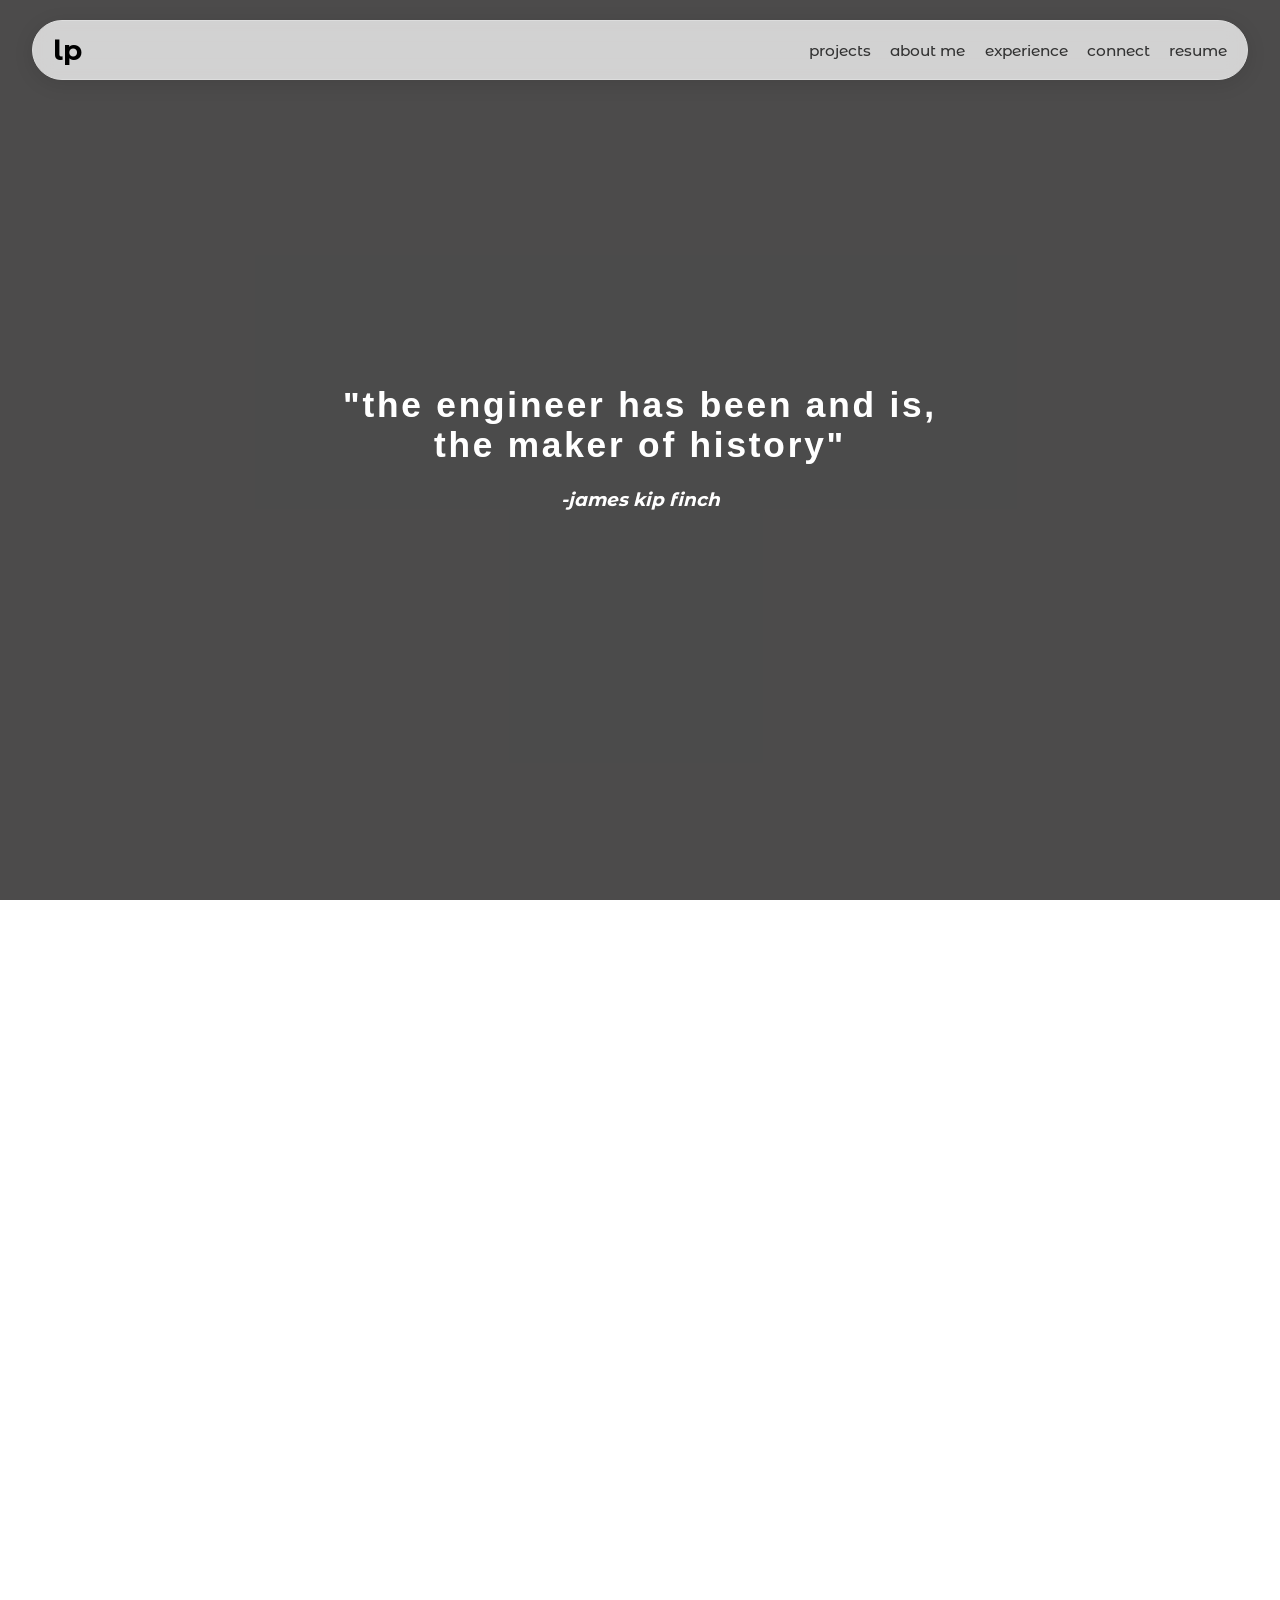
<file: index.html>
<!DOCTYPE html>
<html lang="en">
<head>
  <meta charset="UTF-8">
  <meta name="viewport" content="width=device-width, initial-scale=1.0">
  <title>My Portfolio</title>
  
 
  <!-- 3. Your custom files -->
  <link rel="stylesheet" href="styles.css">
  <script src="script.js" defer></script>
</head>
<body>

    <nav class="floating-menu" id="navbar">
        <div class="logo"><a href="index.html">lp</a></div>
        <ul class="nav-links">
            <li><a href="projects.html">projects</a></li>
            <li><a href="about-me.html">about me</a></li>
            <li><a href="experience.html">experience</a></li>
            <li><a href="connect.html">connect</a></li>
            <!-- download resume-->
            <li><a href="media/LP_Resume_07202026.pdf" download="LP_Resume_07202026.pdf">resume</a></li>
        </ul>
    </nav>

    <section class="text-over-video" id="textoverVideo">
        <div class="quote">
            <h2>"the engineer has been and is, <br> the maker of history"</h2>  
            <p><cite> -james kip finch</cite></p>           
        </div>
    </section>

    <section class="text-over-video" id="textoverVideo">
        <!-- Background Video Element -->
        <video autoplay muted loop playsinline class="bg-video">
            <source src="media/openvid1.mp4" type="video/mp4">
            Your browser does not support HTML5 video.
        </video>

        <div class="quote">
            <h2>"the engineer has been and is, <br> the maker of history"</h2>  
            <p><cite> -james kip finch</cite></p>          
        </div>
    </section>




    <div class="blur-overlay" id="blurOverlay"></div>

    <section class="overview-section" id="overviewSection">
        <div class="overview-content">
            <h2>hello and welcome to my mechE portfolio!</h2>            
            <p> here you will find a range of projets from "just an 
                idea" to completed, (though we all know no project is ever truly over) Through this I hope to
                provide a better understanding of my thinking process and a resource for others that want
                to learn and create. <br><br>

                I'd love to hear feedback, answer questions, or chat about all things engineering so please feel free to 
                reach out. 
            </p>
        <p> thanks for visiting! </p>
            <ul class="footer-links">
                <li><a href="projects.html">projects</a></li>
                <li><a href="about-me.html">about me</a></li>
                <li><a href="experience.html">experience</a></li>
                <li><a href="connect.html">connect</a></li>
            </ul>
        </div>
    </section>

</body>
</html>
</file>
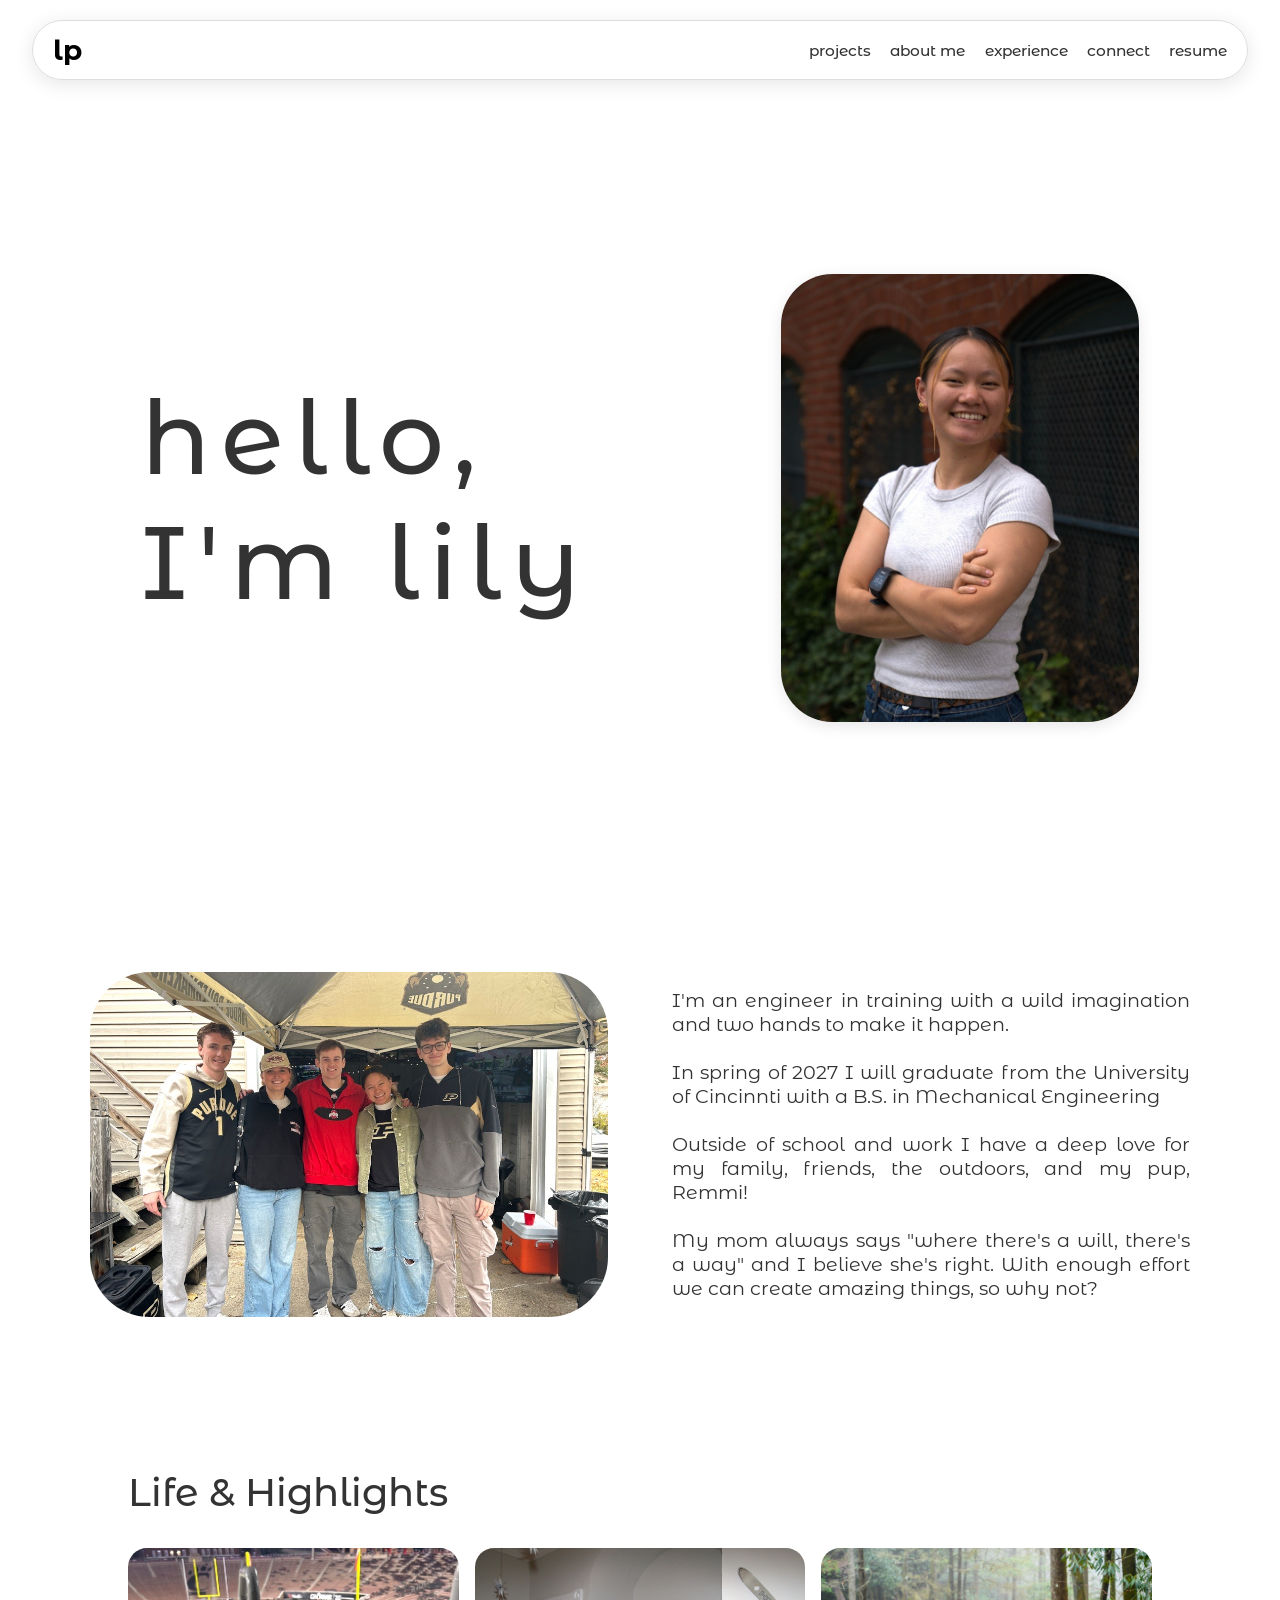
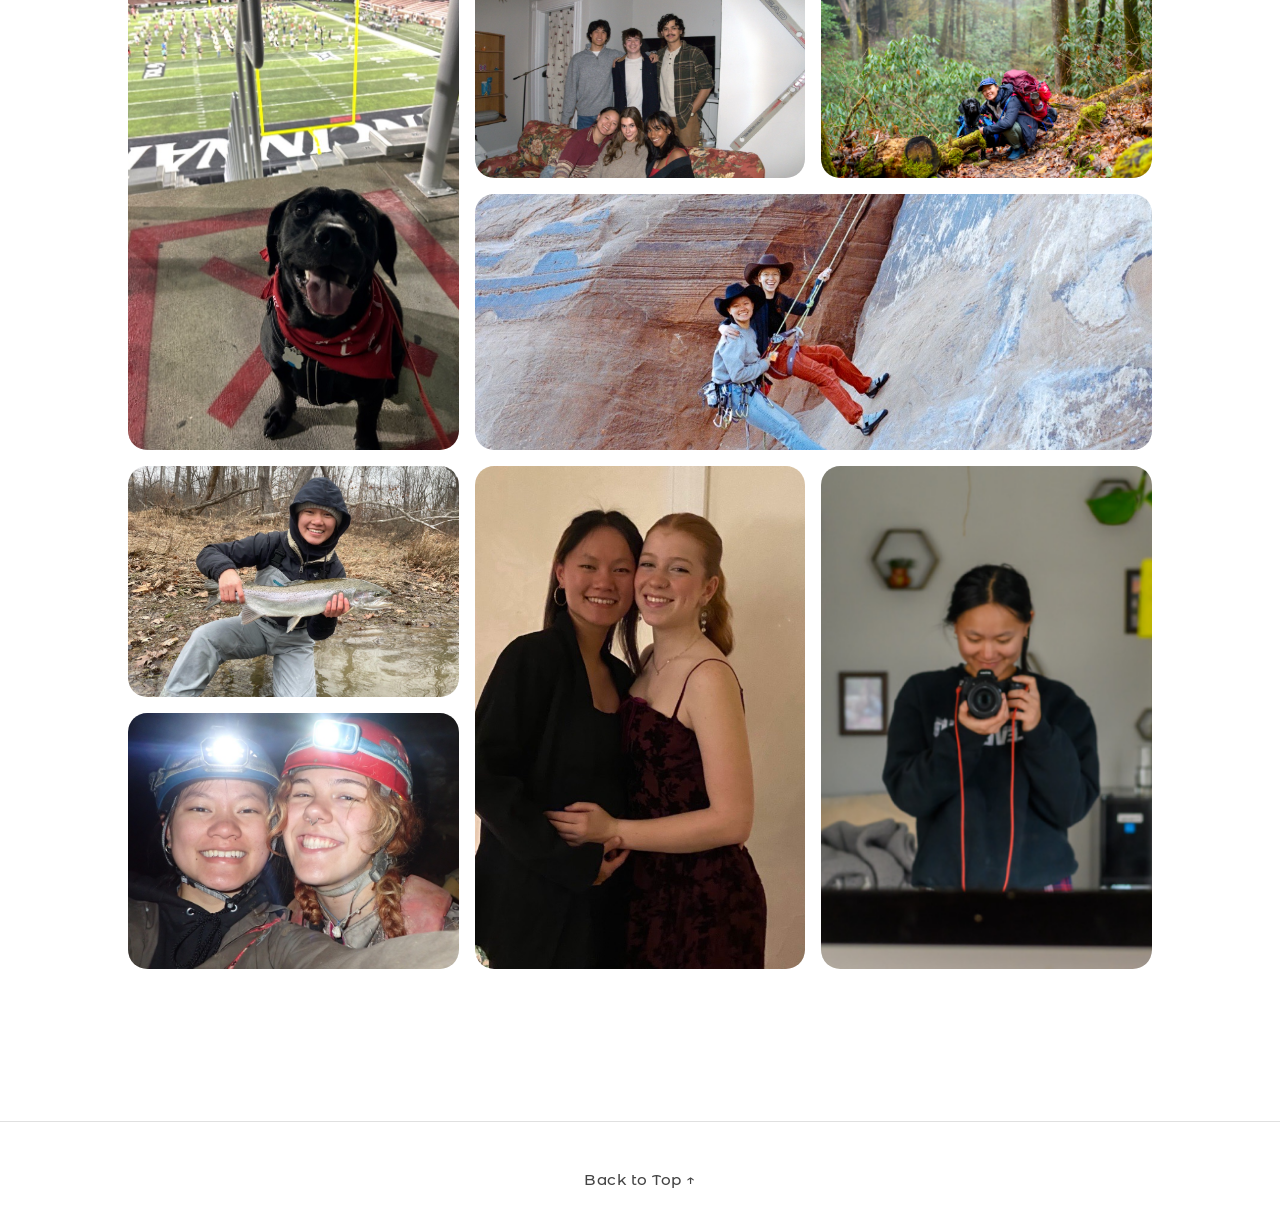
<file: about-me.html>
<!-- L.Peters
 MechE portfolio
 about me page html file
 june 14, 2026
-->


<!----------------------------------------------------------------------------------------------------------------------------- -->


<!DOCTYPE html>
<html lang="en">
<head>
    <meta charset="UTF-8">
    <meta name="viewport" content="width=device-width, initial-scale=1.0">
    <title>About Me | Portfolio</title>
    
    <!-- link to js and css -->
    <link rel="stylesheet" href="styles.css">
    <script src="script.js" defer></script>
</head>









<body id="about-page">

    <nav class="floating-menu" id="navbar">
        <div class="logo"><a href="index.html">lp</a></div>
        <ul class="nav-links">
            <li><a href="projects.html">projects</a></li>
            <li><a href="about-me.html">about me</a></li>
            <li><a href="experience.html">experience</a></li>
            <li><a href="connect.html">connect</a></li>
            <!-- download resume-->
            <li><a href="media/LP_Resume_07202026.pdf" download="LP_Resume_07202026.pdf">resume</a></li>
        </ul>
    </nav>

    <section class="about-hero">
        <div class="hero-text fade-in">
            <h1>hello, <br> I'm lily</h1>
        </div>
        
        <div class="hero-image fade-in-delayed">
            <img src="media\about\abmain.jpg" alt="Lily's Headshot">
        </div>
    </section> 



<!------------------------------------- SECTION 2 ------------------------------------------------------------------------->
<!------------------------------------------------------------------------------------------------------------------------>



<section class="about-detail">
  <div class="detail-image reveal-on-scroll">
    <img src="media\about\ab3.jpg" alt="Lily working on a project">
  </div>
  <div class="detail-text reveal-on-scroll">
    <!-- h2>A Little More About Me</h2 -->
    <p>I'm an engineer in training with a wild imagination and two hands to make it happen. <br><br>
    In spring of 2027 I will graduate from the University of Cincinnti with a B.S. in 
    Mechanical Engineering <br><br>
    Outside of school and work I have a deep love for my family, friends, the outdoors, and my
    pup, Remmi! <br><br>
    My mom always says "where there's a will, there's a way" and I believe she's right.
    With enough effort we can create amazing things, so why not? </p>
  </div>
</section>



<!------------------------------------- SECTION 3 ------------------------------------------------------------------------->
<!------------------------------------------------------------------------------------------------------------------------>

<div class="photo-grid-container reveal-on-scroll">


<!-- Photo Puzzle Gallery -->
<section class="photo-collage-section reveal-on-scroll">
  <h2>Life & Highlights</h2>
  
  <div class="photo-grid reveal-on-scroll">
    <img src="media\about\ab2.jpg" alt="Gallery Photo 1" class="img-tall"> <!-- VERTICAL 1 -->
    <img src="media\about\ab1.jpg" alt="Gallery Photo 2">
    <img src="media\about\ab4.jpg" alt="Gallery Photo 3">
    <img src="media\about\ab5.jpg" alt="Gallery Photo 4" class="img-wide"> <!-- WIDE -->
    <img src="media\about\ab6.jpg" alt="Gallery Photo 5">
    <img src="media\about\ab7.jpg" alt="Gallery Photo 6" class="img-tall"> <!-- VERTICAL 2 -->
    <img src="media\about\ab8.png" alt="Gallery Photo 7" class="img-tall"> <!-- VERTICAL 3 -->
    <img src="media\about\ab9.jpg" alt="Gallery Photo 8">
  </div>
</section>





<!------------------------------------- BACK TO TOP ------------------------------------------------------------------------->
<!------------------------------------------------------------------------------------------------------------------------>

<!-- ALL YOUR PAGE CONTENT / PHOTO GRIDS END HERE -->
  
  <!-- FOOTER GOES HERE AT THE VERY BOTTOM -->
<footer class="site-footer">
  <button class="back-to-top-btn" id="backToTop">
    Back to Top &uarr;
  </button>
</footer>

</body>
 </html>
</file>
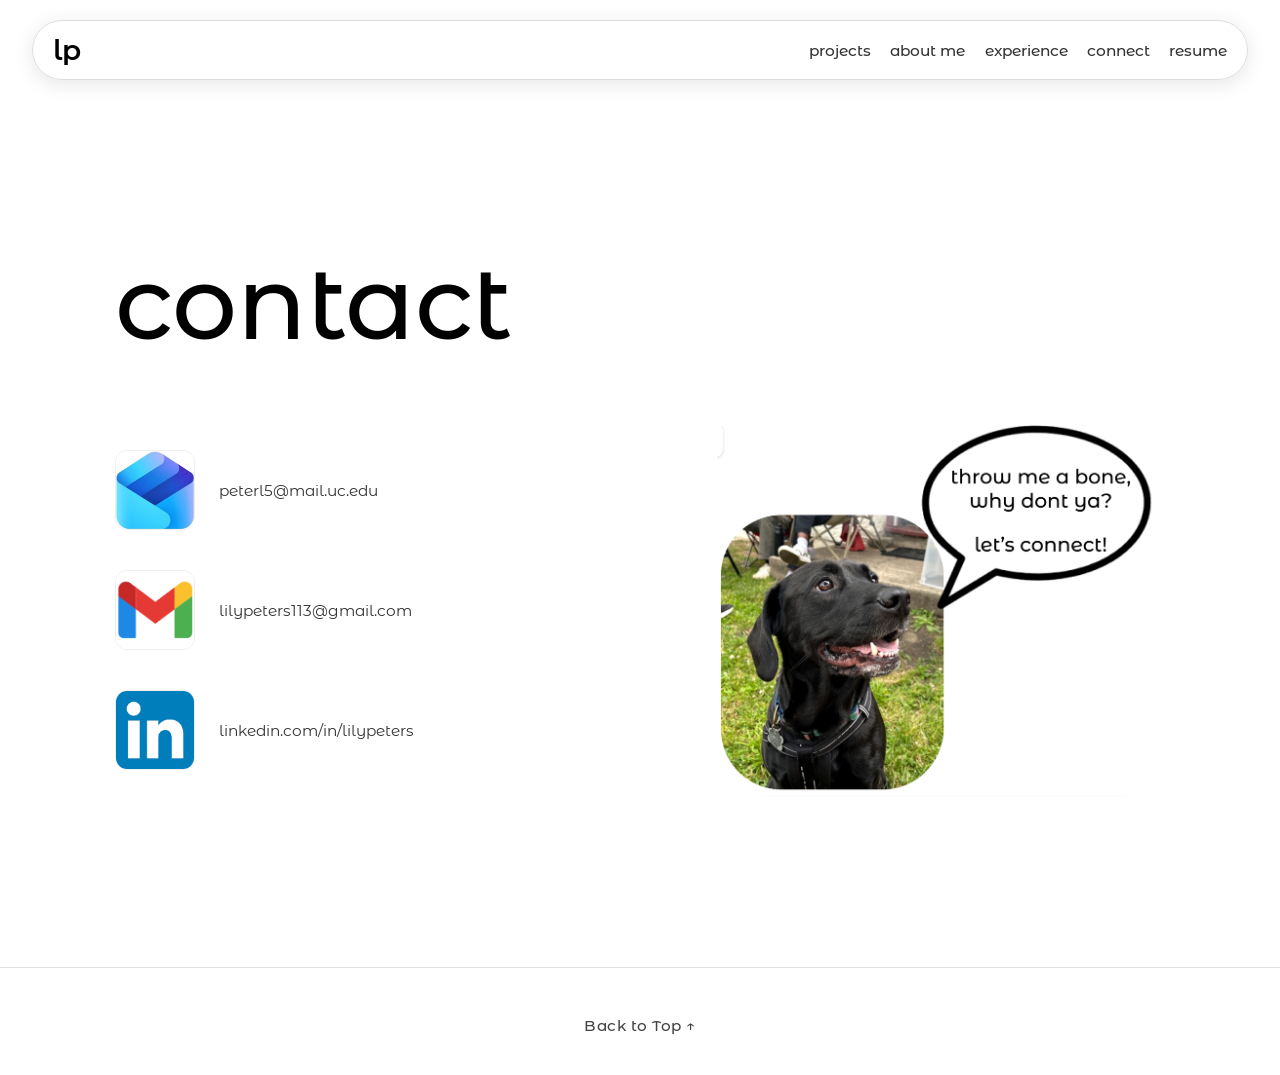
<file: connect.html>
<!-- L.Peters
 MechE portfolio
 connect page html file
 june 14, 2026
-->

<!DOCTYPE html>
<html lang="en">
<head>
    <meta charset="UTF-8">
    <meta name="viewport" content="width=device-width, initial-scale=1.0">
    <title>Connect | My Portfolio</title>

    <link rel="preconnect" href="https://fonts.googleapis.com">
    <link rel="preconnect" href="https://fonts.gstatic.com" crossorigin>
    <link href="https://fonts.googleapis.com/css2?family=Source+Sans+3:wght@400;500;700&display=swap" rel="stylesheet">
    <link href="https://fonts.googleapis.com/css2?family=Montserrat+Alternates:ital,wght@0,100;0,200;0,300;0,400;0,500;0,600;0,700;0,800;0,900;1,100;1,200;1,300;1,400;1,500;1,600;1,700;1,800;1,900&family=Source+Sans+3:wght@400;500;700&display=swap" rel="stylesheet">

    <link rel="stylesheet" href="styles.css">
    <script src="script.js" defer></script>
</head>
<body id="connect-page">

    <nav class="floating-menu" id="navbar">
        <div class="logo"><a href="index.html">lp</a></div>
        <ul class="nav-links">
            <li><a href="projects.html">projects</a></li>
            <li><a href="about-me.html">about me</a></li>
            <li><a href="experience.html">experience</a></li>
            <li><a href="connect.html">connect</a></li>
            <li><a href="media/LP_Resume_07202026.pdf" download="LP_Resume_07202026.pdf">resume</a></li>
        </ul>
    </nav>

    <!------------------------------------- HEADER ------------------------------------------------>

    <section class="contact-header fade-in-load">
        <h1>contact</h1>
    </section>

    <!------------------------------------- CONTACT CONTENT -------------------------------------->

    <section class="contact-content reveal-on-scroll">

        <!-- Left Column -->
        <div class="left-col">

            <div class="contact-logo">
                <div class="icon-wrapper">
                    <span class="hover-tab1">Outlook</span>
                    <img src="media/connect/outlook.jpg" alt="outlook" class="square-pic">
                </div>
                <span class="contact-address">peterl5@mail.uc.edu</span>
            </div>

            <div class="contact-logo">
                <div class="icon-wrapper">
                    <span class="hover-tab1">Gmail</span>
                    <img src="media/connect/gmail.png" alt="gmail" class="square-pic">
                </div>
                <span class="contact-address">lilypeters113@gmail.com</span>
            </div>

            <div class="contact-logo">
                <div class="icon-wrapper">
                    <span class="hover-tab1">LinkedIn</span>
                    <img src="media/connect/linkedin.png" alt="linkedin" class="square-pic">
                </div>
                <span class="contact-address">linkedin.com/in/lilypeters</span>
            </div>

        </div>

        <!-- Right Column -->
        <div class="right-col">
            <img src="media/connect/bone.png" alt="Contact Feature" class="feature-image">
        </div>

    </section>

    <!------------------------------------- BACK TO TOP ------------------------------------------>

    <footer class="site-footer">
        <button class="back-to-top-btn" id="backToTop">
            Back to Top &uarr;
        </button>
    </footer>

</body>
</html>
</file>
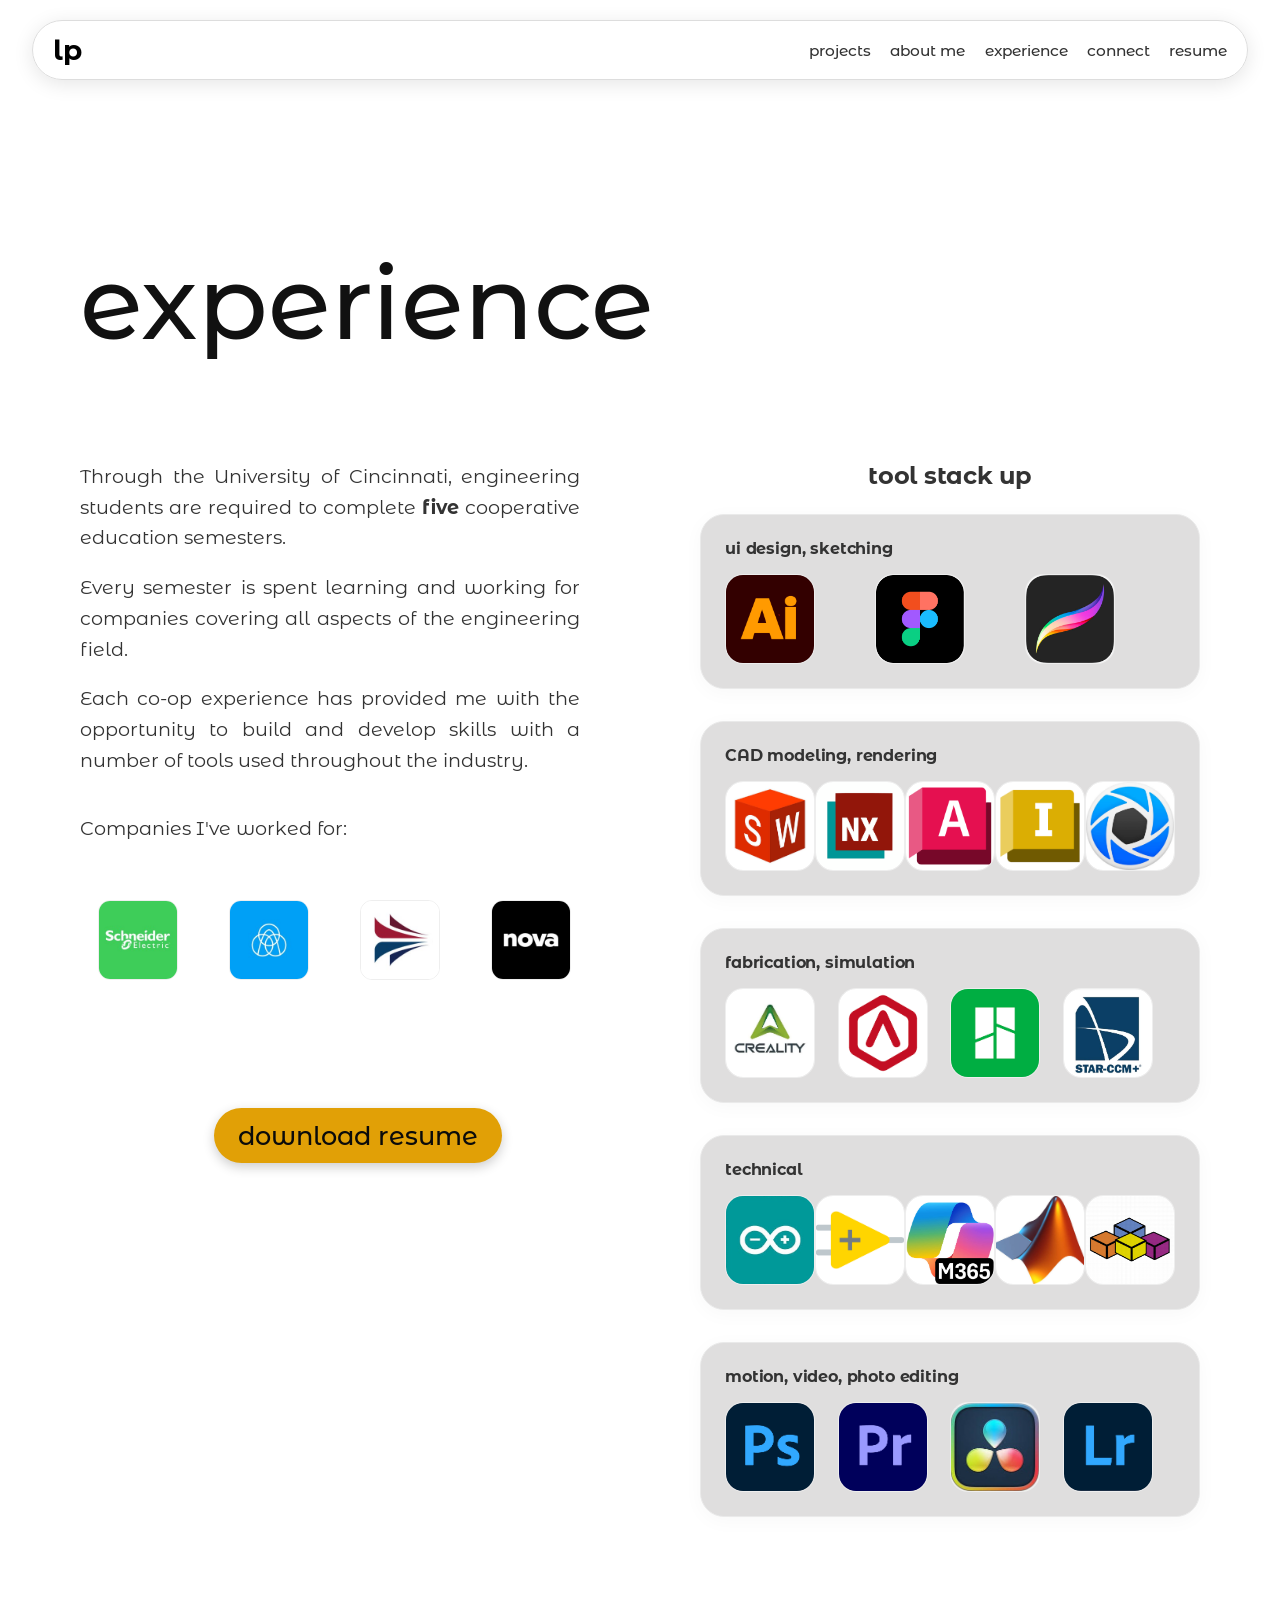
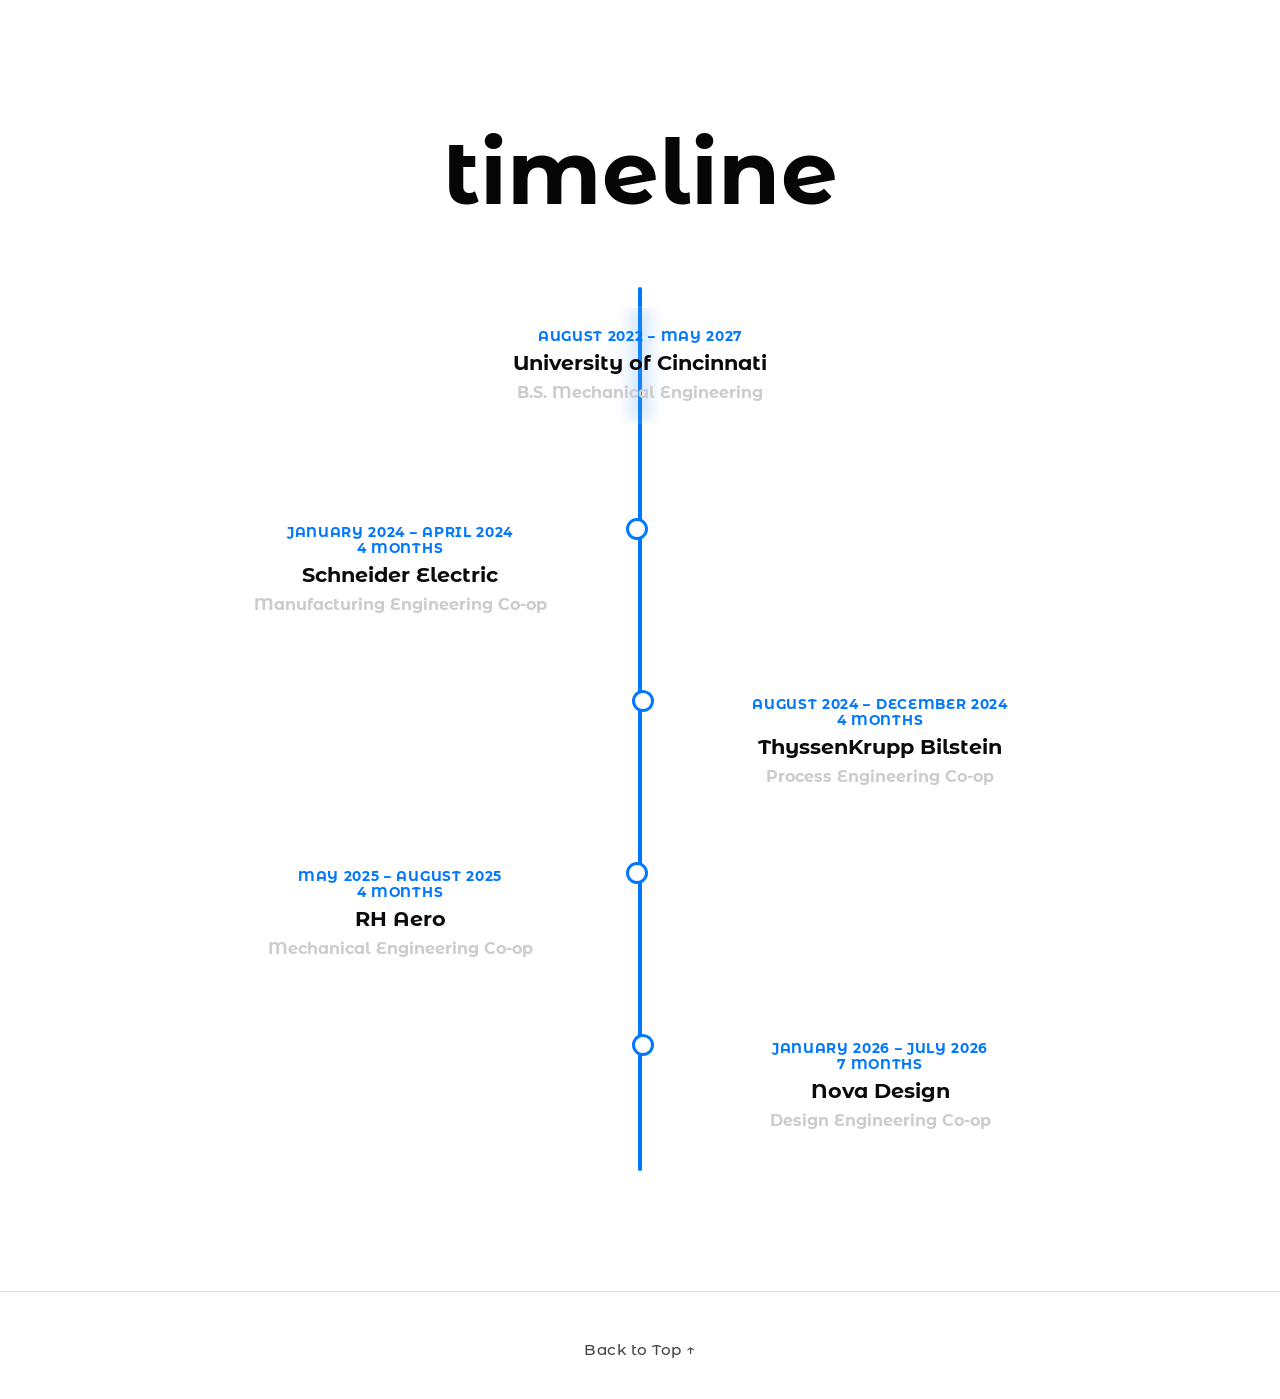
<file: experience.html>
<!-- L.Peters
 MechE portfolio
 experience page html file
 june 14, 2026
-->


<!DOCTYPE html>
<html lang="en">
<head>
    <meta charset="UTF-8">
    <meta name="viewport" content="width=device-width, initial-scale=1.0">
    <title>About Me | Portfolio</title>
    
    <!-- link to js and css -->
    <link rel="stylesheet" href="styles.css">
    <script src="script.js" defer></script>
    <script src="script.js"></script>
</head>




<body id="about-page">

    <nav class="floating-menu" id="navbar">
        <div class="logo"><a href="index.html">lp</a></div>
        <ul class="nav-links">
            <li><a href="projects.html">projects</a></li>
            <li><a href="about-me.html">about me</a></li>
            <li><a href="experience.html">experience</a></li>
            <li><a href="connect.html">connect</a></li>
            <!-- download resume-->
            <li><a href="media/LP_Resume_07202026.pdf" download="LP_Resume_07202026.pdf">resume</a></li>
        </ul>
    </nav>


<!---------------------------------------------- SECTION 1 HEADER ---------------------------------------------------------------------------------------->
<!-------------------------------------------------------------------------------------------------------------------------------------->


<section class="experience-header fade-in-load">
    <h1>experience</h1>
</section>


<!---------------------------------------- SECTION 2 OVERVIEW AND COMPANY ---------------------------------------------------------------------------------------->
<!-------------------------------------------------------------------------------------------------------------------------------------->

<!-- Section 2: 60/40 Content Layout -->
<section class="experience-content reveal-on-scroll">
    
    <!-- Left Column (60%) -->
    <div class="left-col">
        <div class="overview-text">
            <p>Through the University of Cincinnati, engineering students are required to complete <strong>five</strong> cooperative education semesters.</p>
            <br>
            <p>Every semester is spent learning and working for companies covering all aspects of the engineering field.</p>
            <br>
            <p>Each co-op experience has provided me with the opportunity to build and develop skills with a number of tools used throughout the industry.</p>
            <br><br>
            <p> Companies I've worked for:</p>
        </div>
        
        <!-- 4 Equally Spaced Square Pictures -->
        <div class="company-squares reveal-on-scroll">

            <!-- schneider square -->
            <div class="company-card reveal-on-scroll"> 
                <span class="hover-tab">Schneider Electric</span>
                <img src="media/experience/schneider.jpg" alt="schneider" class="square-pic">
            </div>

            <!-- bilstein square -->
            <div class="company-card reveal-on-scroll"> 
                <span class="hover-tab">Thyssen Krupp Bilstein</span>
                <img src="media/experience/bilstein.jpg" alt="bilstein" class="square-pic">
            </div>

            <!-- rhinestahl square -->
            <div class="company-card reveal-on-scroll"> 
                <span class="hover-tab">RH Aero</span>
                <img src="media/experience/rhinestahl.jpg" alt="rhinestahl" class="square-pic">
            </div>

            <!-- nvoa square -->
            <div class="company-card reveal-on-scroll"> 
                <span class="hover-tab">Nova Design</span>
                <img src="media/experience/nova.jpg" alt="nova" class="square-pic">
            </div>

        </div>

        <a href="media/LP_Resume_07202026.pdf" download="LP_Resume_07202026.pdf" class="resume-download-btn reveal-on-scroll">download resume</a>
    </div>



<!------------------------------------- SECTION 3 TOOL STACK UP ------------------------------------------------------------->
<!--------------------------------------------------------------------------------------------------------------------------->
    
    <!-- Right Column (40%) -->
    <div class="right-col">
        

        <!-- Small Section Heading -->
        <h3 class="section-stack-title reveal-on-scroll">tool stack up</h3>

        <div class="skills-section-right">

            <!-- Category Box 1: design -->
            <div class="category-box reveal-on-scroll">
                <h3 class="category-title">ui design, sketching</h3>
                <div class="category-grid">
                
                    <div class="skill-card reveal-on-scroll">
                        <span class="hover-tab">illustrator</span>
                        <img src="media/experience/ai.png" alt="illustrator" class="square-pic">
                    </div>

                    <div class="skill-card reveal-on-scroll">
                        <span class="hover-tab">figma</span>
                        <img src="media/experience/figma.png" alt="figma" class="square-pic">
                    </div>

                    <div class="skill-card reveal-on-scroll">
                        <span class="hover-tab">procreate</span>
                        <img src="media/experience/procreate.jpg" alt="procreate" class="square-pic">
                    </div>

                </div> <!-- Properly closed category-grid -->
            </div> <!-- Properly closed category-box -->



            <!-- Category Box 2: CAD -->
            <div class="category-box reveal-on-scroll">
                <h3 class="category-title">CAD modeling, rendering</h3>
                <div class="category-grid">
                    
                    <div class="skill-card reveal-on-scroll">
                        <span class="hover-tab">solidworks</span>
                        <img src="media/experience/solidworks.jpg" alt="solidworks" class="square-pic">
                    </div>

                    <div class="skill-card reveal-on-scroll">
                        <span class="hover-tab">nx</span>
                        <img src="media/experience/nx.png" alt="nx" class="square-pic">
                    </div>

                    <div class="skill-card reveal-on-scroll">
                        <span class="hover-tab">autocad</span>
                        <img src="media/experience/autocad.png" alt="autocad" class="square-pic">
                    </div>

                    <div class="skill-card reveal-on-scroll">
                        <span class="hover-tab">inventor</span>
                        <img src="media/experience/inventor.png" alt="inventor" class="square-pic">
                    </div>

                    <div class="skill-card reveal-on-scroll">
                        <span class="hover-tab">keyshot</span>
                        <img src="media/experience/keyshot.jpg" alt="keyshot" class="square-pic">
                    </div>

                </div> <!-- Properly closed category-grid -->
            </div> <!-- Properly closed category-box -->



            <!-- Category Box 3: fabrication  -->
            <div class="category-box reveal-on-scroll">
                <h3 class="category-title">fabrication, simulation</h3>
                <div class="category-grid">
                    
                    <div class="skill-card reveal-on-scroll">
                        <span class="hover-tab">creality</span>
                        <img src="media/experience/creality.jpg" alt="solidworks" class="square-pic">
                    </div>

                    <div class="skill-card reveal-on-scroll">
                        <span class="hover-tab">raised 3d</span>
                        <img src="media/experience/raised3d.png" alt="nx" class="square-pic">
                    </div>

                    <div class="skill-card reveal-on-scroll">
                        <span class="hover-tab">bambu lab</span>
                        <img src="media/experience/bambu.png" alt="autocad" class="square-pic">
                    </div>

                    <div class="skill-card reveal-on-scroll">
                        <span class="hover-tab">star ccm</span>
                        <img src="media/experience/starccm.jpg" alt="inventor" class="square-pic">
                    </div>

                </div> <!-- Properly closed category-grid -->
            </div> <!-- Properly closed category-box -->



            <!-- Category Box 4: technical  -->
            <div class="category-box reveal-on-scroll">
                <h3 class="category-title">technical </h3>
                <div class="category-grid">
                    
                    <div class="skill-card reveal-on-scroll">
                        <span class="hover-tab">arduino</span>
                        <img src="media/experience/arduino.jpg" alt="solidworks" class="square-pic">
                    </div>

                    <div class="skill-card reveal-on-scroll">
                        <span class="hover-tab">labview</span>
                        <img src="media/experience/labview.png" alt="nx" class="square-pic">
                    </div>

                    <div class="skill-card reveal-on-scroll">
                        <span class="hover-tab">microsoft 365</span>
                        <img src="media/experience/m365.jpg" alt="autocad" class="square-pic">
                    </div>

                    <div class="skill-card reveal-on-scroll">
                        <span class="hover-tab">matlab</span>
                        <img src="media/experience/matlab.jpg" alt="inventor" class="square-pic">
                    </div>

                    <div class="skill-card reveal-on-scroll">
                        <span class="hover-tab">visual basic</span>
                        <img src="media/experience/visualbasic.png" alt="inventor" class="square-pic">
                    </div>

                </div> <!-- Properly closed category-grid -->
            </div> <!-- Properly closed category-box -->



            <!-- Category Box 4: motion, video, photo editng  -->
            <div class="category-box reveal-on-scroll">
                <h3 class="category-title">motion, video, photo editing </h3>
                <div class="category-grid">
                    
                    <div class="skill-card reveal-on-scroll">
                        <span class="hover-tab">photoshop</span>
                        <img src="media/experience/photoshop.png" alt="solidworks" class="square-pic">
                    </div>

                    <div class="skill-card reveal-on-scroll">
                        <span class="hover-tab">premiere pro</span>
                        <img src="media/experience/premierepro.png" alt="nx" class="square-pic">
                    </div>

                    <div class="skill-card reveal-on-scroll">
                        <span class="hover-tab">davinvi resolve</span>
                        <img src="media/experience/davinci.jpg" alt="autocad" class="square-pic">
                    </div>

                    <div class="skill-card reveal-on-scroll">
                        <span class="hover-tab">lightroom</span>
                        <img src="media/experience/lightroom.png" alt="inventor" class="square-pic">
                    </div>

                </div> <!-- Properly closed category-grid -->
            </div> <!-- Properly closed category-box -->

        </div>
    </div>
    
</section>




<!------------------------------------- TIMELINE ---------------------------------------------------------------------------->
<!--------------------------------------------------------------------------------------------------------------------------->


<section class="timeline-section reveal-on-scroll" >
        <h2 class="timeline-title">timeline</h2>
        
        <div class="timeline-container">
            <!-- Central Line -->
            <div class="timeline-line"></div>

            <!-- University Starting Point -->
            <div class="timeline-item center-start">
                <div class="timeline-content">
                    <span class="timeline-date"> August 2022 – May 2027</span>
                    <h3>University of Cincinnati</h3>
                    <p>B.S. Mechanical Engineering</p>
                </div>
            </div>

            <!-- schneider electric -->
            <div class="timeline-item left">
                <div class="timeline-content">
                    <span class="timeline-date">January 2024 – April 2024 <br> 4 months</span>
                    <h3>Schneider Electric</h3>
                    <p>Manufacturing Engineering Co-op</p>
                </div>
            </div>

            <!-- thyssen-krupp bilstein -->
            <div class="timeline-item right">
                <div class="timeline-content">
                    <span class="timeline-date">August 2024 – December 2024 <br> 4 months</span>
                    <h3>ThyssenKrupp Bilstein</h3>
                    <p>Process Engineering Co-op</p>
                </div>
            </div>

            <!-- rh aero -->
            <div class="timeline-item left">
                <div class="timeline-content">
                    <span class="timeline-date">May 2025 – August 2025 <br> 4 months</span>
                    <h3>RH Aero</h3>
                    <p>Mechanical Engineering Co-op</p>
                </div>
            </div>

            <!-- nova design -->
            <div class="timeline-item right">
                <div class="timeline-content">
                    <span class="timeline-date">January 2026 – July 2026 <br> 7 months</span>
                    <h3>Nova Design</h3>
                    <p>Design Engineering Co-op</p>
                </div>
            </div>
        </div>
    </section>





<!------------------------------------- BACK TO TOP ------------------------------------------------------------------------->
<!--------------------------------------------------------------------------------------------------------------------------->

  <!-- FOOTER GOES HERE AT THE VERY BOTTOM -->
<footer class="site-footer">
  <button class="back-to-top-btn" id="backToTop">
    Back to Top &uarr;
  </button>
</footer>

</body>
 </html>
</file>
<file: styles.css>
/*
L.Peters MechE Portfolio
CSS Stylesheet
Date Updated: August 27, 2026
*/

/* #region --- opening --- */

@font-face {
  font-family: 'Montserrat Alternates';
  src: url('font/MontserratAlternates-Regular.ttf') format('truetype');
  font-weight: 400;
  font-style: normal;
}

@font-face {
  font-family: 'Montserrat Alternates';
  src: url('font/MontserratAlternates-Medium.ttf') format('truetype');
  font-weight: 500;
  font-style: medium;
}

@font-face {
  font-family: 'Montserrat Alternates';
  src: url('font/MontserratAlternates-Bold.ttf') format('truetype');
  font-weight: 700;
  font-style: bold;
}

body {
  font-family: 'Montserrat Alternates', sans-serif;
  font-weight: 700;
}

.container {
    width: 90%;
    max-width: 1200px;
    margin: 0 auto;
}

* {
    margin: 0;
    padding: 0;
    box-sizing: border-box;
    font-family: 'Montserrat Alternates', sans-serif, Tahoma, Geneva, Verdana;
}

body {
    font-family: 'Montserrat Alternates', sans-serif !important;
    background-color: #ffffff;
    margin: 0;
    padding: 0;
    min-height: 100vh; /* grows with content — no fixed height */
    color: #333333;
}

/* Index page needs extra scroll height so the JS blur trigger (scrollY > 40) can fire.
   All other pages have a body id (e.g. #connect-page) so this only targets index. */
body:not([id]) {
    min-height: 200vh;
}

a, button, input {
    font-family: 'Montserrat Alternates', sans-serif;
}

/* =====================================================================
   NAVBAR: keep logo-left / links-right on all screen sizes
   ===================================================================== */
.floating-menu {
  position: fixed;
  top: 20px;
  left: 50%;
  transform: translateX(-50%);
  background-color: rgba(255, 255, 255, 0.75);
  backdrop-filter: blur(10px);
  -webkit-backdrop-filter: blur(10px);
  box-shadow: 0 4px 20px rgba(0, 0, 0, 0.1);
  z-index: 1000;
  transition: all 0.3s ease;
  display: flex;
  flex-direction: row;
  justify-content: space-between;
  align-items: center;
  height: 60px;
  padding: 0 20px;
  border: 1px solid #ddd;
  border-radius: 50px;
  box-sizing: border-box;
  width: 95%;
  max-width: 95%;
  gap: 10px;
}

.logo {
    list-style: none;
    font-size: clamp(0.9rem, 2.5vw, 1.75rem);
    display: flex;
    align-items: center;
    flex-shrink: 0;
}

.logo a {
    text-decoration: none;
    color: #000000;
    font-weight: 600;
    transition: color 0.2s;
    white-space: nowrap;
}

.logo a:hover { color: #0077ff; }

.nav-links {
    list-style: none;
    display: flex;
    flex-direction: row;
    flex-wrap: nowrap;
    gap: clamp(6px, 1.5vw, 20px);
    align-items: center;
    overflow: hidden;
}

.nav-links a {
    text-decoration: none;
    color: #333;
    font-weight: 500;
    font-size: clamp(0.65rem, 1.2vw, 1rem);
    transition: color 0.2s;
    white-space: nowrap;
}

.nav-links a:hover { color: #0077ff; }

@media screen and (max-width: 768px) {
    .floating-menu {
        top: 10px;
        padding: 0 14px;
        height: 52px;
        border-radius: 30px;
        width: 96%;
    }
    .content { margin-top: 80px; }
}

/* =====================================================================
   INDEX OVERVIEW SECTION: prevent text from being cut off
   ===================================================================== */
.overview-section {
    position: fixed;
    top: 0;
    left: 0;
    width: 100vw;
    height: 100vh;
    background-color: rgba(19, 16, 16, 0.1);
    z-index: 20;
    display: flex;
    flex-direction: column;
    justify-content: center;
    align-items: center;
    opacity: 0;
    pointer-events: none;
    transition: opacity 0.8s ease;
    overflow-y: auto;
    padding: clamp(80px, 12vh, 120px) 0 clamp(20px, 4vh, 40px);
}

.overview-content {
    width: 90%;
    max-width: 750px;
    text-align: center;
    padding: 20px;
}

.overview-content h2 {
    font-size: clamp(1.2rem, 4vw, 2.2rem);
    margin-bottom: 16px;
    color: #ffffff;
}

.overview-content p {
    font-size: clamp(0.8rem, 2vw, 1.15rem);
    line-height: 1.6;
    text-align: justify;
    color: #ffffff;
    margin-bottom: 30px;
}

.text-over-video {
    position: fixed;
    top: 0;
    left: 0;
    width: 100vw;
    height: 100vh;
    background-color: rgba(19, 16, 16, 0.1);
    z-index: 10;
    opacity: 1;
    pointer-events: auto;
    transition: opacity 0.8s ease;
}

.quote {
    position: absolute;
    top: 50%;
    left: 50%;
    transform: translate(-50%, -50%);
    width: 90%;
    max-width: 750px;
    text-align: center;
    padding: 20px;
    margin: 0;
}

.quote h2 {
    font-family: 'Roboto', sans-serif;
    font-size: clamp(1.1rem, 3.5vw, 2.2rem);
    letter-spacing: 0.08em;
    margin-bottom: 20px;
    color: #ffffff;
}

.quote p {
    font-size: clamp(0.85rem, 1.8vw, 1.15rem);
    line-height: 1.6;
    color: #ffffff;
    margin-bottom: 0;
    font-style: italic;
}

.text-over-video.hidden {
    opacity: 0 !important;
    pointer-events: none !important;
}

.bg-video {
    position: absolute;
    top: 50%;
    left: 50%;
    transform: translate(-50%, -50%);
    width: 100%;
    height: 100%;
    object-fit: cover;
    z-index: -1;
    opacity: 0;
    animation: videoFadeIn 1.2s ease forwards;
}

@keyframes videoFadeIn { to { opacity: 1; } }

.text-over-video::before {
    content: "";
    position: absolute;
    top: 0; left: 0;
    width: 100%; height: 100%;
    background-color: rgba(0, 0, 0, 0.4);
    z-index: 0;
}

.text-over-video .quote { z-index: 1; }

.blur-overlay {
    position: fixed;
    top: 0; left: 0;
    width: 100%; height: 100vh;
    background-color: rgba(0, 0, 0, 0.5);
    backdrop-filter: blur(15px);
    -webkit-backdrop-filter: blur(15px);
    z-index: 15;
    opacity: 0;
    pointer-events: none;
    transition: opacity 0.8s ease;
}

.blur-overlay.active  { opacity: 1; pointer-events: auto; }
.overview-section.active { opacity: 1; pointer-events: auto; }

.footer-links {
    list-style: none;
    display: flex;
    justify-content: center;
    gap: 30px;
    border-top: 1px solid #d1d1d1;
    padding-top: 20px;
    flex-wrap: wrap;
    width: 100%;
}

.footer-links a {
    text-decoration: none;
    color: #ffffff;
    font-weight: 500;
    font-size: 1rem;
    transition: color 0.2s;
}

.footer-links a:hover { color: #0077ff; }

/* #endregion */

/* --- PAGES SECTIONS --- */
/* #region --- projects --- */

#projects-page { background-color: #ffffff; }

.projects-header {
  display: flex;
  align-items: flex-start;
  width: 90%;
  max-width: 1900px;
  margin: 0 auto;
  padding: clamp(2rem, 30vh, 15rem) clamp(1rem, 1vw, 5rem) 4rem;
}

.projects-header h1 {
    font-size: clamp(2rem, 8vw, 10rem);
    font-weight: 500;
    letter-spacing: 0px;
    color: #111;
}

.projects-container {
  display: flex;
  flex-direction: column;
  gap: 2rem;
  width: 80%;
  max-width: 1900px;
  margin: 0 auto;
}

.project-box {
  display: flex;
  flex-direction: row;
  width: 100%;
  min-height: 80vh;
  border-radius: 1rem;
  overflow: hidden;
  background-color: #a65a5a;
}

.project-info {
  display: flex;
  flex-direction: column;
  align-items: stretch;
  justify-content: center;
  width: 30%;
  height: 100%;
  padding: 1rem;
  box-sizing: border-box;
  background-color: rgb(79, 76, 76);
}

.project-info h2 { font-size: 1.2rem; text-align: center; margin-bottom: .5rem; }
.project-info p  { font-size: 1rem; }

.project-image {
  flex: 1;
  display: flex;
  align-items: center;
  justify-content: center;
}

.project-image img { max-width: 100%; height: auto; border-radius: 8px; }

/* #endregion */

/* #region --- about --- */

#about-page  { background-color: #ffffff; }

.container { max-width: 1200px; margin: 0 auto; padding: 0 20px; }

.about-hero {
  display: flex;
  align-items: center;
  justify-content: space-between;
  width: 90%;
  max-width: 1900px;
  min-height: 100vh;
  margin: 0 auto;
  padding: clamp(6rem, 20vh, 15rem) clamp(1.5rem, 6vw, 8rem) 5rem;
  gap: 2rem;
}

.hero-text h1 {
    font-size: clamp(2rem, 8vw, 10rem);
    font-weight: 500;
    letter-spacing: 10px;
    margin: 0;
    color: #333;
}

.hero-image {
    flex-shrink: 0;
}

.hero-image img {
    width: clamp(160px, 28vw, 550px);
    aspect-ratio: 1 / 1.25;
    object-fit: cover;
    border-radius: clamp(12px, 4vw, 60px);
    box-shadow: 0 4px 15px rgba(0, 0, 0, 0.1);
}

@media (max-width: 600px) {
    .about-hero {
        flex-direction: column;
        text-align: center;
        gap: 2rem;
        min-height: unset;
        padding-top: 100px;
    }
    .hero-image img {
        width: clamp(160px, 60vw, 300px);
    }
}

.about-detail {
  display: flex;
  align-items: center;
  justify-content: center;
  width: 90%;
  max-width: 1900px;
  margin: 0 auto;
  padding: clamp(4rem, 8vh, 8rem) clamp(1.5rem, 2vw, 4rem) 5rem;
  gap: clamp(1rem, 5vw, 6rem);
}

.detail-image {
  flex: 1;
  min-width: 0;
  max-width: 950px;
}

.detail-image img {
  width: 100%;
  height: auto;
  border-radius: 60px;
  display: block;
}

.detail-text {
  flex: 1;
  min-width: 0;
  max-width: 950px;
  font-size: clamp(0.85rem, 1.5vw, 1.5rem);
  text-align: justify;
  font-weight: 300;
}

@media (max-width: 768px) {
    .about-detail {
        flex-direction: column;
    }
    .detail-image img { border-radius: 30px; }
}

/* =====================================================================
   PHOTO GALLERY: always 3-column puzzle grid, row heights scale down
   ===================================================================== */
.photo-collage-section {
  width: 90%;
  max-width: 1600px;
  margin: 0 auto;
  padding: clamp(4rem, 8vh, 8rem) clamp(1.5rem, 5vw, 4rem);
}

.photo-collage-section h2 {
  margin-bottom: 2rem;
  font-size: clamp(1.8rem, 3vw, 2.5rem);
  font-weight: 500;
}

/* Always 3 columns — individual row heights scale via clamp() */
.photo-grid {
  display: grid;
  grid-template-columns: repeat(3, 1fr);
  grid-template-rows:
    clamp(100px, 18vw, 280px)
    clamp(120px, 20vw, 300px)
    clamp(100px, 18vw, 280px)
    clamp(120px, 20vw, 300px);
  gap: 1rem;
  grid-template-areas:
    "img1 img2 img3"
    "img1 img4 img4"
    "img5 img6 img7"
    "img8 img6 img7";
}

.photo-grid img:nth-child(1) { grid-area: img1; }
.photo-grid img:nth-child(2) { grid-area: img2; object-position: 50% 90%; }
.photo-grid img:nth-child(3) { grid-area: img3; }
.photo-grid img:nth-child(4) { grid-area: img4; object-position: 50% 65%; }
.photo-grid img:nth-child(5) { grid-area: img5; }
.photo-grid img:nth-child(6) { grid-area: img6; }
.photo-grid img:nth-child(7) { grid-area: img7; }
.photo-grid img:nth-child(8) { grid-area: img8; }

.photo-grid img {
  width: 100%;
  height: 100%;
  object-fit: cover;
  border-radius: clamp(8px, 1.5vw, 30px);
  display: block;
}

/* Skills section */
.skills-section {
    width: 90%;
    max-width: 1600px;
    margin: 0 auto;
    padding: clamp(4rem, 8vh, 8rem) clamp(1.5rem, 5vw, 4rem);
}

.skills-section h2 {
    margin-bottom: 2rem;
    font-size: clamp(1.8rem, 3vw, 2.5rem);
    font-weight: 500;
}

.skills-container {
    display: flex;
    flex-wrap: wrap;
    gap: 1.5rem;
    justify-content: center;
    align-items: stretch;
}

.skill-box {
    background: #f9f9f9;
    border: 1px solid #eaeaea;
    border-radius: 16px;
    padding: 1.5rem;
    flex: 1 1 150px;
    max-width: 200px;
    min-height: 120px;
    display: flex;
    flex-direction: column;
    align-items: center;
    justify-content: center;
    gap: 0.75rem;
    box-shadow: 0 4px 10px rgba(0, 0, 0, 0.03);
    transition: transform 0.2s ease;
}

.skill-box:hover { transform: translateY(-5px); }

.skill-box img,
.skill-box i {
    width: 40px;
    height: 40px;
    object-fit: contain;
    font-size: 2.5rem;
}

.skill-box span { font-size: 0.95rem; font-weight: 400; color: #333; }

/* Animations */
@keyframes fadeInUp {
    from { opacity: 0; transform: translateY(20px); }
    to   { opacity: 1; transform: translateY(0); }
}

.fade-in          { opacity: 0; animation: fadeInUp 1s ease-out forwards; }
.fade-in-delayed  { opacity: 0; animation: fadeInUp 1s ease-out 0.4s forwards; }

/* #endregion */

/* #region --- experience --- */

#experience-page { background-color: #ffffff; }

.experience-header {
  display: flex;
  align-items: flex-start;
  width: 90%;
  max-width: 1900px;
  margin: 0 auto;
  padding: clamp(2rem, 30vh, 15rem) clamp(1rem, 1vw, 5rem) 1rem;
}

.experience-header h1 {
    font-size: clamp(2rem, 8vw, 10rem);
    font-weight: 500;
    color: #111;
}

.experience-content {
    display: grid;
    grid-template-columns: 6fr 4fr;
    gap: 4rem;
    text-align: justify;
    width: 90%;
    max-width: 1900px;
    margin: -3rem auto 0 auto;
    padding: clamp(4rem, 30vh, 8rem) clamp(1rem, 1vw, 5rem) 5rem;
}

.left-col {
    display: flex;
    flex-direction: column;
    align-items: center;
}

.overview-text p {
    font-size: clamp(.5rem, 1.5vw, 5rem);
    line-height: 1.6;
    font-weight: 400;
    max-width: 90%;
}

.company-squares {
    display: grid;
    grid-template-columns: repeat(4, 1fr);
    gap: 1.5rem;
    margin-top: 3.5rem;
    width: 90%;
}

.resume-download-btn {
    display: inline-block;
    background-color: #e1a006;
    color: #0b0b0b;
    align-items: center;
    font-size: clamp(0.9rem, 2vw, 5rem);
    font-weight: 500;
    padding: 0.75rem 1.5rem;
    border-radius: 2rem;
    text-decoration: none;
    transition: background-color 0.25s ease, transform 0.25s cubic-bezier(0.16, 1, 0.3, 1), box-shadow 0.25s ease;
    margin-top: clamp(1rem, 15vw, 8rem);
    box-shadow: 0 4px 12px rgba(0, 0, 0, 0.2);
}

.resume-download-btn:hover {
    background-color: #007aff;
    transform: translateY(-2px);
    box-shadow: 0 6px 16px rgba(0, 122, 255, 0.3);
}

.right-col {
    width: 100%;
    display: flex;
    flex-direction: column;
    justify-content: flex-start;
    align-items: stretch;
}

.section-stack-title {
    font-size: 1.5rem;
    font-weight: 600;
    color: #333;
    margin-bottom: 1.5rem;
    letter-spacing: -0.01em;
    text-align: center;
    width: 100%;
}

.skills-section-right {
    display: flex;
    flex-direction: column;
    gap: 2rem;
    width: 100%;
}

.category-box {
    background-color: #dfdede;
    border: 1px solid #eaeaea;
    border-radius: 1.5rem;
    padding: 1.5rem;
    box-shadow: 0 4px 20px rgba(0, 0, 0, 0.03);
    box-sizing: border-box;
    width: 100%;
}

.category-title {
    font-size: 1rem;
    font-weight: 600;
    text-align: left;
    color: #333;
    margin-bottom: 1rem;
    letter-spacing: -0.01em;
}

.company-card {
    display: flex;
    justify-content: flex-start;
    align-items: center;
    gap: 1rem;
    width: 100%;
    max-width: 60px;
    height: auto;
}

:root { --icon-size: 40px; }

.category-grid {
  display: flex;
  flex-direction: row;
  flex-wrap: nowrap;
  justify-content: flex-start;
  gap: 0rem;
  width: 100%;
}

.skill-card {
  flex: 1 1 auto;
  display: flex;
  flex-direction: column;
  align-items: flex-start;
}

.skill-card img {
  width: clamp(1rem, 10vh, 8rem);
  height: auto;
  border-radius: 20%;
}

/* Timeline */
.timeline-section {
    width: 90%;
    max-width: 1000px;
    margin: 80px auto;
    padding: 40px 20px;
}

.timeline-title {
    text-align: center;
    font-size: clamp(2.2rem, 10vh, 8rem);
    color: #060606;
    margin-bottom: 60px;
}

.timeline-container { position: relative; width: 100%; }

.timeline-line {
    position: absolute;
    top: 0; bottom: 0;
    left: 50%;
    width: 4px;
    background-color: #0077ff;
    transform: translateX(-50%);
    border-radius: 2px;
}

.timeline-item {
    position: relative;
    width: 50%;
    padding: 20px 40px;
    box-sizing: border-box;
}

.timeline-item.center-start {
    width: 100%;
    text-align: center;
    padding-left: 0; padding-right: 0;
    margin-bottom: 40px;
}

.timeline-item.center-start .timeline-content {
    background-color: rgba(255,255,255,0.08);
    border: 1px solid rgba(255,255,255,0.15);
    display: inline-block;
    padding: 20px 40px;
    border-radius: 12px;
    backdrop-filter: blur(10px);
}

.timeline-item.left  { left: 0;   text-align: center; }
.timeline-item.right { left: 50%; text-align: center; }

.timeline-content {
    background-color: rgba(255,255,255,0.05);
    border: 1px solid rgba(255,255,255,0.1);
    padding: 20px 25px;
    border-radius: 10px;
    backdrop-filter: blur(8px);
    transition: transform 0.3s ease, border-color 0.3s ease;
}

.timeline-content:hover { transform: translateY(-5px); border-color: #0077ff; }

.timeline-date {
    display: block;
    font-size: 0.85rem;
    color: #0077ff;
    font-weight: 600;
    margin-bottom: 6px;
    text-transform: uppercase;
    letter-spacing: 0.05em;
}

.timeline-content h3 { font-size: 1.3rem; color: #0c0a0a; margin-bottom: 8px; }
.timeline-content p  { font-size: 1rem; color: #cccccc; margin: 0; }

.timeline-item.left::after,
.timeline-item.right::after {
    content: '';
    position: absolute;
    top: 35px;
    width: 16px; height: 16px;
    background-color: #ffffff;
    border: 3px solid #0077ff;
    border-radius: 50%;
    z-index: 2;
}

.timeline-item.left::after  { right: -8px; }
.timeline-item.right::after { left: -8px; }

@media screen and (max-width: 768px) {
    .timeline-line { left: 20px; }
    .timeline-item { width: 100%; padding-left: 50px; padding-right: 0; text-align: left !important; }
    .timeline-item.right { left: 0; }
    .timeline-item.left::after,
    .timeline-item.right::after { left: 12px; right: auto; }
}

/* Hover tab */
.company-card { position: relative; width: 100%; display: flex; flex-direction: column; }
.skill-card   { position: relative; width: 100%; display: flex; flex-direction: column; }

.square-pic {
    width: 100%;
    aspect-ratio: 1 / 1;
    border-radius: 1rem;
    object-fit: cover;
    background-color: #fff;
    border: 1px solid #eee;
    transition: transform 0.3s cubic-bezier(0.16, 1, 0.3, 1),
                box-shadow 0.3s cubic-bezier(0.16, 1, 0.3, 1),
                border-color 0.3s cubic-bezier(0.16, 1, 0.3, 1);
}

.company-card:hover .square-pic {
    transform: scale(1.04);
    box-shadow: 0 15px 35px rgba(6, 94, 188, 0.55);
    border-color: rgba(5, 51, 101, 0.4);
}

.hover-tab {
    position: absolute;
    top: 0;
    left: 50%;
    transform: translate(-50%, 0px);
    background-color: #111;
    color: #fff;
    font-size: 0.75rem;
    font-weight: 500;
    padding: 0.4rem 0.8rem;
    border-radius: 2rem;
    white-space: nowrap;
    opacity: 0;
    visibility: hidden;
    transition: opacity 0.25s ease, transform 0.25s cubic-bezier(0.16, 1, 0.3, 1);
    z-index: 20;
    pointer-events: none;
    box-shadow: 0 4px 12px rgba(0, 0, 0, 0.15);
}

.company-card:hover .hover-tab,
.skill-card:hover .hover-tab {
    opacity: 1;
    visibility: visible;
    transform: translate(-50%, -42px);
}

@media (max-width: 1024px) {
    .experience-content { grid-template-columns: 1fr; gap: 3rem; }
    .company-squares { width: 100%; }
}

.fade-in-load {
    opacity: 0;
    animation: loadSlideUp 1.2s ease-out forwards;
    visibility: hidden;
}

@keyframes fadeIn {
    0%   { opacity: 0; transform: translateY(15px); }
    100% { opacity: 1; transform: translateY(0); }
}

/* #endregion */

/* #region --- connect --- */

#connect-page { background-color: #ffffff; }

.contact-header {
    display: flex;
    align-items: flex-start;
    width: 90%;
    max-width: 1900px;
    margin: 0 auto;
    padding: clamp(2rem, 30vh, 15rem) clamp(1rem, 4vw, 5rem) 1rem;
}

.contact-header h1 {
    font-size: clamp(2rem, 8vw, 10rem);
    font-weight: 500;
    color: #000;
}

.contact-content {
    display: flex;
    flex-direction: row;
    gap: clamp(1rem, 4vw, 6rem);
    align-items: center;
    width: 90%;
    max-width: 1900px;
    margin: -3rem auto 0 auto;
    padding: clamp(4rem, 10vh, 8rem) clamp(1rem, 4vw, 5rem);
    overflow: hidden;
    box-sizing: border-box;
}

.contact-content .left-col {
    flex: 1;
    display: flex;
    flex-direction: column;
    gap: 2.5rem;
    align-items: flex-start;
    min-width: 0;
}

.contact-content .right-col {
    flex: 0 0 clamp(220px, 35vw, 520px);
    display: flex;
    justify-content: center;
    align-items: center;
    min-width: 0;
}

@media (max-width: 768px) {
    .contact-content {
        flex-direction: column;
        gap: 3rem;
        margin-top: 0;
    }
    .contact-content .right-col {
        flex: unset;
        width: 100%;
        justify-content: center;
    }
}

.contact-logo {
    display: flex;
    align-items: center;
    gap: 1.5rem;
    min-width: 0;
}

.icon-wrapper {
    position: relative;
    display: flex;
    justify-content: center;
    cursor: pointer;
    flex-shrink: 0;
}

.hover-tab1 {
    position: absolute;
    bottom: 150%;
    background-color: #0077ff;
    color: #ffffff;
    padding: 6px 14px;
    border-radius: 20px;
    font-size: 0.9rem;
    font-weight: 500;
    white-space: nowrap;
    box-shadow: 0px 4px 10px rgba(0, 119, 255, 0.4);
    opacity: 0;
    visibility: hidden;
    transform: translateY(42px);
    transition: all 0.3s ease;
    pointer-events: none;
}

.icon-wrapper:hover .hover-tab1 {
    opacity: 1;
    visibility: visible;
    transform: translateY(0);
}

.square-pic {
    width: clamp(2.5rem, 8vw, 5rem);
    object-fit: cover;
    border-radius: 15%;
    transition: transform 0.3s ease, box-shadow 0.3s ease;
}

.square-pic:hover {
    transform: scale(1.1);
    box-shadow: 0px 8px 20px rgba(0, 119, 255, 0.4);
}

.contact-address {
    font-size: clamp(0.65rem, 1.2vw, 1.1rem);
    color: #333;
    font-weight: 400;
    white-space: nowrap;
    overflow: hidden;
    text-overflow: ellipsis;
    min-width: 0;
}

.feature-image {
    width: 100%;
    max-width: clamp(10rem, 40vw, 30rem);
    height: auto;
    object-fit: cover;
    border-radius: 12px;
}

/* #endregion */

/* #region --- ANIMATION BLUEPRINTS --- */

.reveal-on-scroll {
    opacity: 0;
    transform: translateY(30px);
    transition: opacity 0.8s ease-out, transform 0.8s ease-out;
    will-change: opacity, transform;
}

.reveal-on-scroll.active { opacity: 1; transform: translateY(0); }

.fade-in-on-load {
    animation: loadSlideUp 1.2s ease-out forwards;
    visibility: hidden;
}

@keyframes loadSlideUp {
    0%   { opacity: 0; transform: translateY(20px); visibility: visible; }
    100% { opacity: 1; transform: translateY(0);    visibility: visible; }
}

/* Back to top */
.site-footer {
  position: relative;
  z-index: 100;
  width: 100%;
  display: flex;
  justify-content: center;
  align-items: center;
  margin-top: 5rem;
  padding: 3rem 1rem 2.5rem;
  border-top: 1px solid rgba(0, 0, 0, 0.12);
  box-sizing: border-box;
}

.back-to-top-btn {
  background: transparent;
  border: none;
  color: #444;
  font-size: 0.95rem;
  font-weight: 500;
  letter-spacing: 0.5px;
  cursor: pointer;
  display: inline-flex;
  align-items: center;
  gap: 0.5rem;
  transition: color 0.2s ease, transform 0.2s ease;
}

.back-to-top-btn:hover { color: #000; transform: translateY(-3px); }

/* #endregion */
</file>
